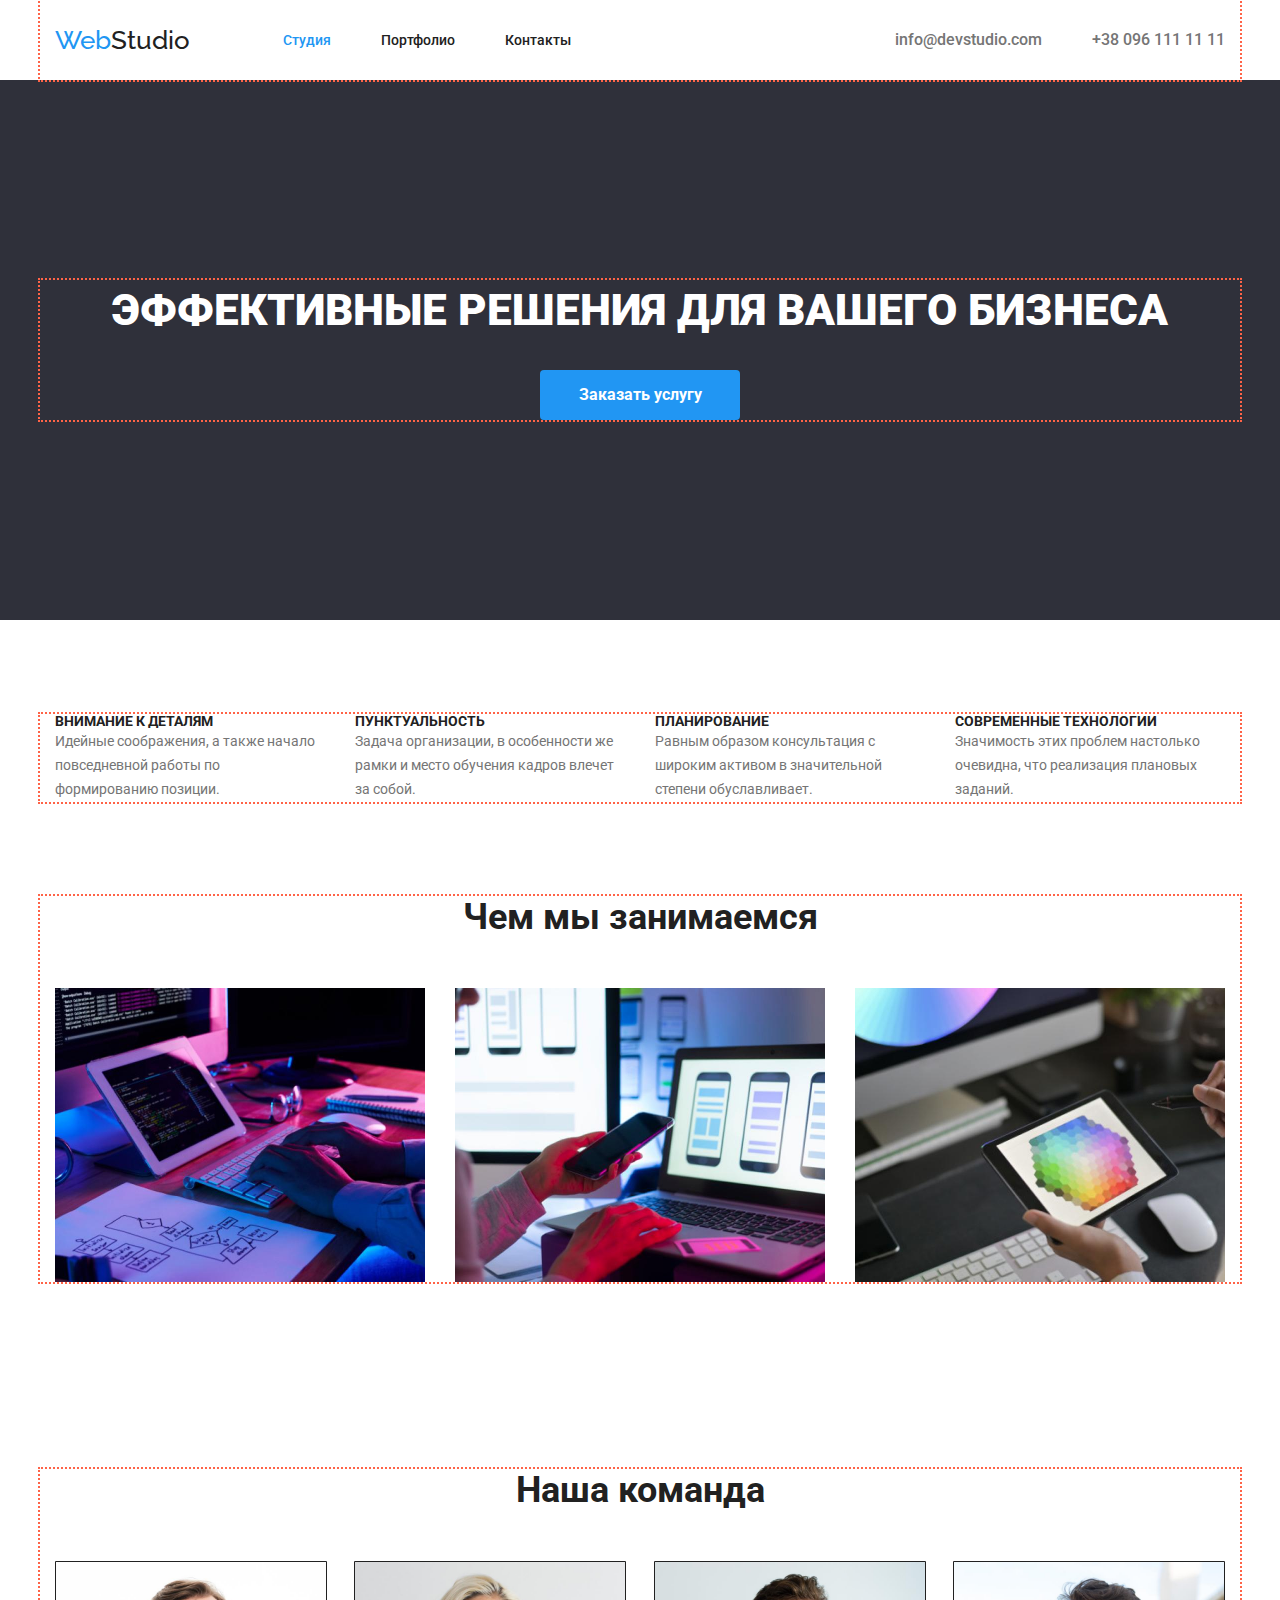
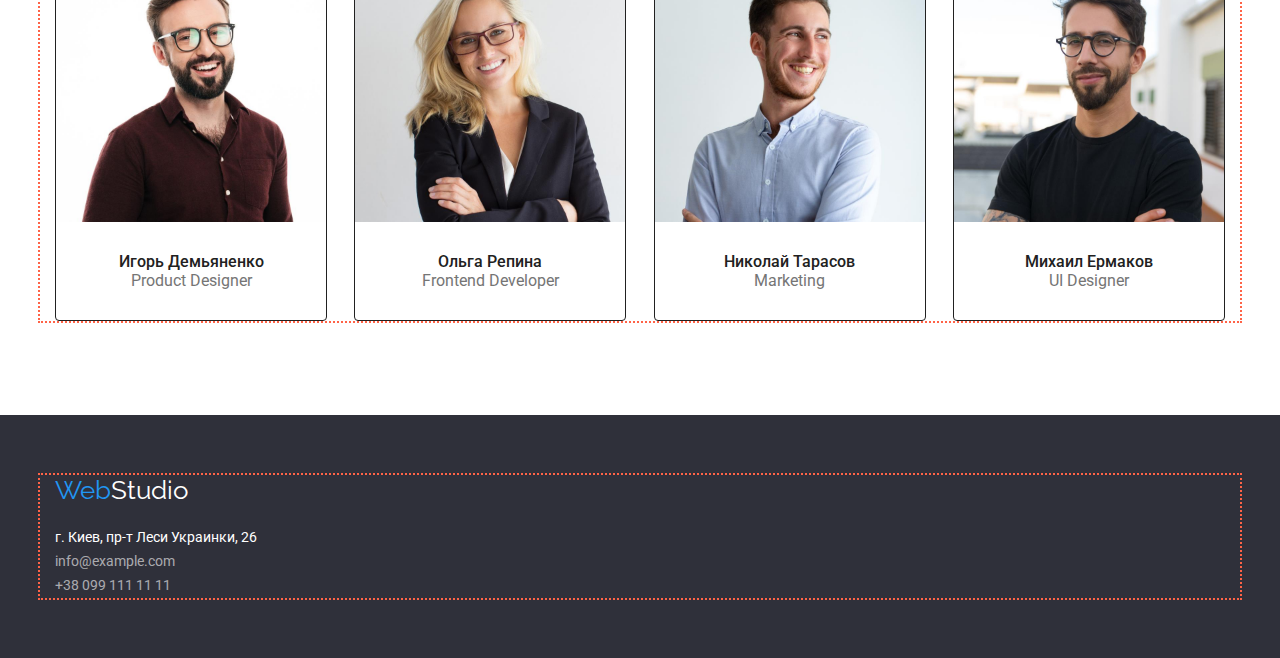
<file: index.html>
<!DOCTYPE html>
<html lang="ru">
  <head>
    <meta charset="UTF-8" />
    <meta http-equiv="X-UA-Compatible" content="IE=edge" />
    <meta name="viewport" content="width=device-width, initial-scale=1.0" />
    <link
      href="https://fonts.googleapis.com/css2?family=Raleway:wght@700&family=Roboto:wght@400;500;700;900&display=swap"
      rel="stylesheet"
    />
    <link
      rel="stylesheet"
      href="https://cdnjs.cloudflare.com/ajax/libs/modern-normalize/1.1.0/modern-normalize.min.css"
    />
    <link rel="stylesheet" href="css/styles.css" />
    <title>WebStudio</title>
  </head>
  <body>
    <header class="page-header">
      <div class="container">
        <div class="header-flexy">
          <a href="./index.html" class="logo-main">
            <span class="blue-part-logo">Web</span>Studio</a
          >
          <nav>
            <ul class="page-header-nav no-style-list">
              <li class="item">
                <a class="page-header-nav-link is-active" href="./index.html" target="_self"
                  >Студия</a
                >
              </li>
              <li class="item">
                <a class="page-header-nav-link" href="./portfolio.html" target="_self">Портфолио</a>
              </li>
              <li class="item">
                <a class="page-header-nav-link" href="#">Контакты</a>
              </li>
            </ul>
          </nav>
          <ul class="page-header-contacts no-style-list">
            <li class="item">
              <a class="page-header-contacts-mail" href="info@devstudio.com">info@devstudio.com</a>
            </li>
            <li class="item">
              <a class="page-header-contacts-tel" href="tel:+380961111111">+38 096 111 11 11</a>
            </li>
          </ul>
        </div>
      </div>
    </header>
    <main>
      <section class="slogan">
        <div class="container">
          <h1 class="slogan-text">Эффективные решения для вашего бизнеса</h1>
          <button class="slogan-order-btn" type="button">Заказать услугу</button>
        </div>
      </section>
      <section class="features-describer">
        <div class="container">
          <ul class=" features-list no-style-list">
            <li class="item">
              <h3 class="features-describer-header">Внимание к деталям</h3>
              <p class="features-describer-text">
                Идейные соображения, а также начало повседневной работы по формированию позиции.
              </p>
            </li>
            <li class="item">
              <h3 class="features-describer-header">Пунктуальность</h3>
              <p class="features-describer-text">
                Задача организации, в особенности же рамки и место обучения кадров влечет за собой.
              </p>
            </li>
            <li class="item">
              <h3 class="features-describer-header">Планирование</h3>
              <p class="features-describer-text">
                Равным образом консультация с широким активом в значительной степени обуславливает.
              </p>
            </li>
            <li class="item">
              <h3 class="features-describer-header">Современные технологии</h3>
              <p class="features-describer-text">
                Значимость этих проблем настолько очевидна, что реализация плановых заданий.
              </p>
            </li>
          </ul>
        </div>
      </section>
      <section class="our-business">
        <div class="container">
          <h2 class="sub-header">Чем мы занимаемся</h2>
          <ul class="our-business-pics no-style-list">
            <li>
              <img class="our-business-pic"
                src="images/index-img/hands-on-keyboard.jpg"
                alt="Hands on Keyboard"
                width="370"
                height="294"
              />
            </li>
            <li>
              <img class="our-business-pic"
                src="images/index-img/hands-with-phone.jpg"
                alt="Hands with Phone"
                width="370"
                height="294"
              />
            </li>
            <li>
              <img class="our-business-pic"
                src="images/index-img/hands-with-tablet.jpg"
                alt="Hands with tablet"
                width="370"
                height="294"
              />
            </li>
          </ul>
        </div>
      </section>
      <section class="our-team">
        <div class="container">
          <h2 class="sub-header">Наша команда</h2>
          <ul class="our-team-pics no-style-list">
            <li class="item">
              <img
                class="our-team-img"
                src="images/index-img/beared-guy-laughing.jpg"
                alt="Beared Guy is Laughing"
                width="270"
                height="260"
              />
              <h3 class="our-team-pic-name">Игорь Демьяненко</h3>
              <p class="our-team-pic-rank">Product Designer</p>
            </li>
            <li class="item">
              <img
                class="our-team-img"
                src="images/index-img/blonde-girl-smiling.jpg"
                alt="Blonde Girl is Smiling"
                width="270"
                height="260"
              />
              <h3 class="our-team-pic-name">Ольга Репина</h3>
              <p class="our-team-pic-rank">Frontend Developer</p>
            </li>
            <li class="item">
              <img
                class="our-team-img"
                src="images/index-img/young-guy-smiling.jpg"
                alt="Young Guy is Smiling"
                width="270"
                height="260"
              />
              <h3 class="our-team-pic-name">Николай Тарасов</h3>
              <p class="our-team-pic-rank">Marketing</p>
            </li>
            <li class="item">
              <img
                class="our-team-img"
                src="images/index-img/guy-in-tshirt-grinning.jpg"
                alt="Guy in T-Shirt is Grinning"
                width="270"
                height="260"
              />
              <h3 class="our-team-pic-name">Михаил Ермаков</h3>
              <p class="our-team-pic-rank">UI Designer</p>
            </li>
          </ul>
        </div>
      </section>
    </main>
    <footer class="basement">
      <div class="container">
        <a href="index.html" class="basement-logo logo-main">
          <span class="blue-part-logo">Web</span><span class="basement-logo">Studio</span>
        </a>
        <address class="basement-address">
          <ul class="basement-address-list no-style-list">
            <li>
              <a class="basement-phys-address" href="#">г. Киев, пр-т Леси Украинки, 26</a>
            </li>
            <li>
              <a class="basement-mail" href="info@example.com">info@example.com</a>
            </li>
            <li>
              <a class="basement-tel" href="tel:+380991111111">+38 099 111 11 11</a>
            </li>
          </ul>
        </address>
      </div>
    </footer>
  </body>
</html>
</file>
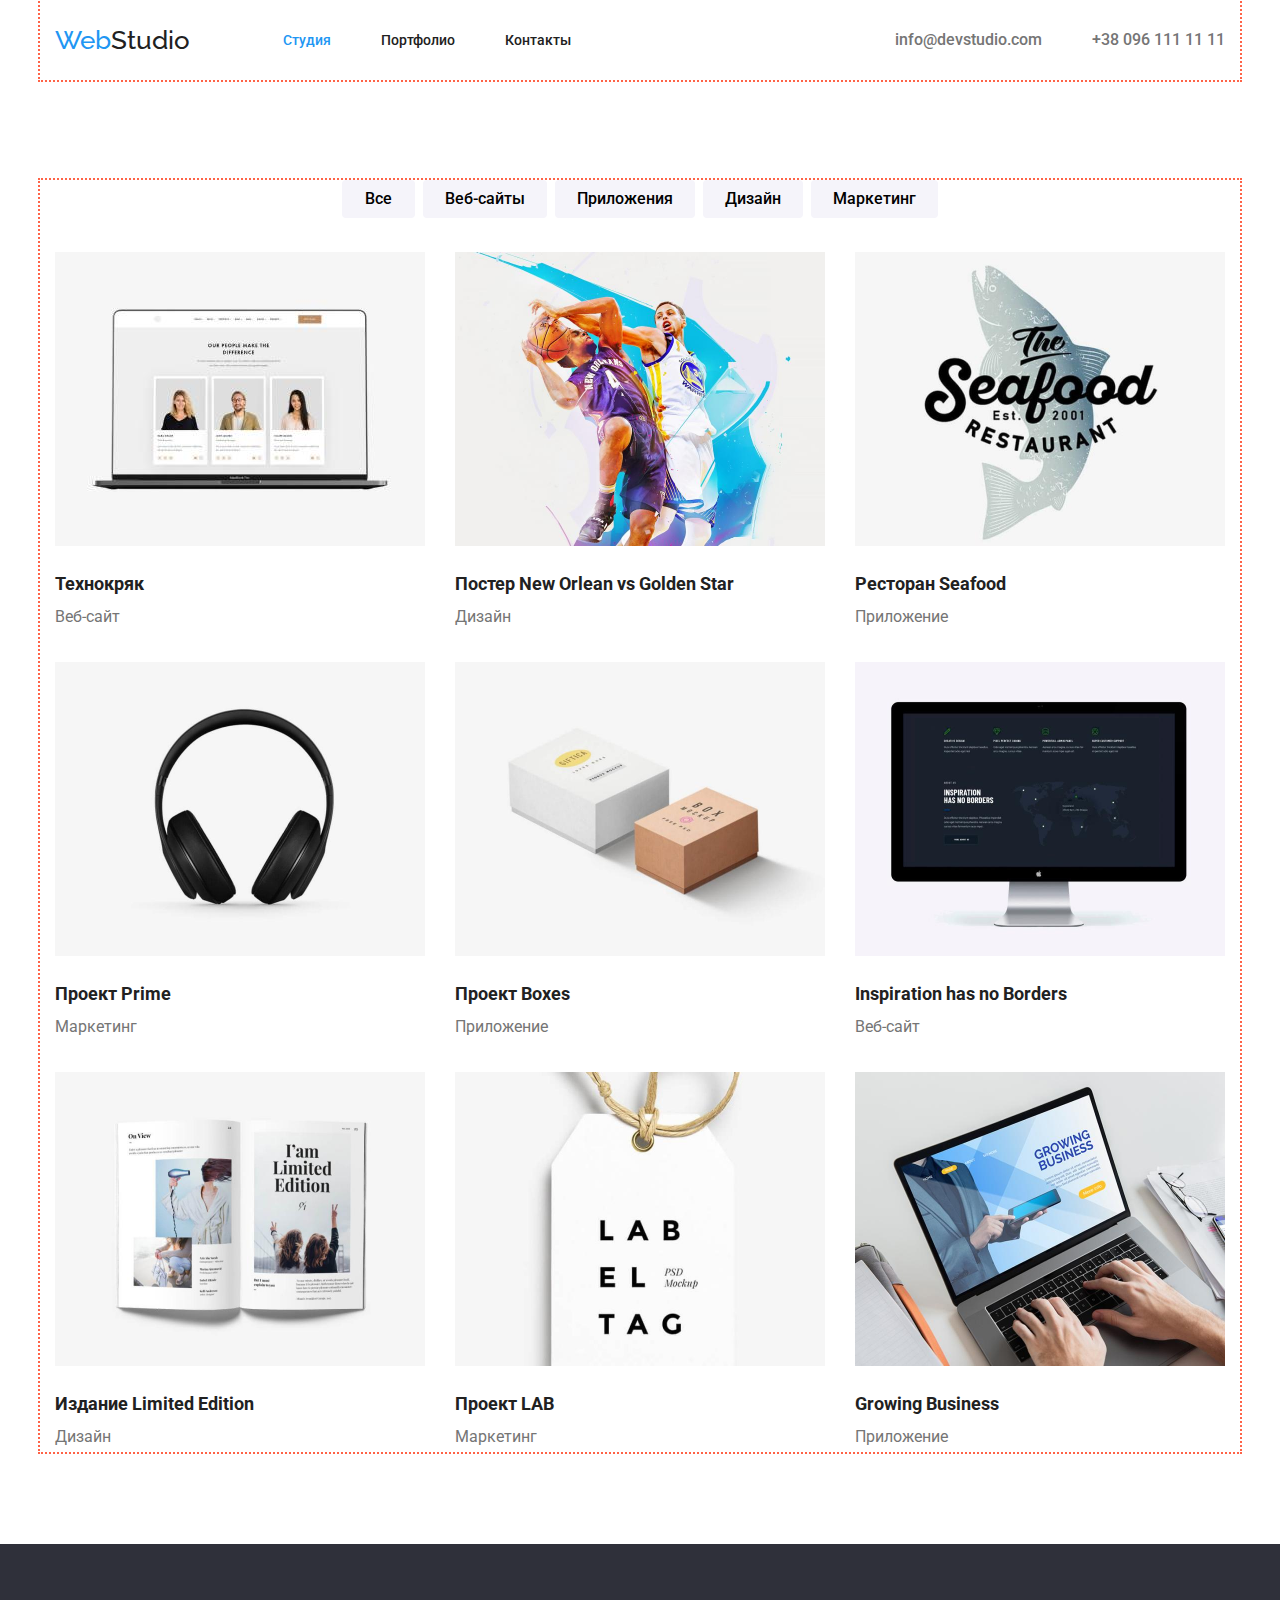
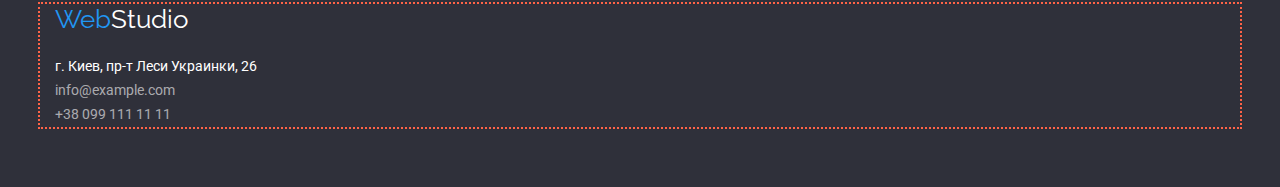
<file: portfolio.html>
<!DOCTYPE html>
<html lang="en">
  <head>
    <meta charset="UTF-8" />
    <meta http-equiv="X-UA-Compatible" content="IE=edge" />
    <meta name="viewport" content="width=device-width, initial-scale=1.0" />
    <link
      href="https://fonts.googleapis.com/css2?family=Raleway:wght@700&family=Roboto:wght@400;500;700;900&display=swap"
      rel="stylesheet"
    />
    <link rel="stylesheet" href="https://cdnjs.cloudflare.com/ajax/libs/modern-normalize/1.1.0/modern-normalize.min.css"/>
    <link rel="stylesheet" href="css/styles.css" />
    <title>Portfolio</title>
  </head>
  <body>
    <header class="page-header">
      <div class="container">
        <div class="header-flexy">
          <a href="./index.html" class="logo-main">
            <span class="blue-part-logo">Web</span>Studio</a
          >
          <nav>
            <ul class="page-header-nav no-style-list">
              <li class="item">
                <a class="page-header-nav-link is-active" href="./index.html" target="_self"
                  >Студия</a
                >
              </li>
              <li class="item">
                <a class="page-header-nav-link" href="./portfolio.html" target="_self">Портфолио</a>
              </li>
              <li class="item">
                <a class="page-header-nav-link" href="#">Контакты</a>
              </li>
            </ul>
          </nav>
          <ul class="page-header-contacts no-style-list">
            <li class="item">
              <a class="page-header-contacts-mail" href="info@devstudio.com">info@devstudio.com</a>
            </li>
            <li class="item">
              <a class="page-header-contacts-tel" href="tel:+380961111111">+38 096 111 11 11</a>
            </li>
          </ul>
        </div>
      </div>
    </header>
    <main>
      <section class="portfolio-main">
        <div class="container">
          <ul class="filter-btns no-style-list">
            <li class="item">
              <button class="filter-btn" type="button">Все</button>
            </li>
            <li class="item">
              <button class="filter-btn" type="button">Веб-сайты</button>
            </li>
            <li class="item">
              <button class="filter-btn" type="button">Приложения</button>
            </li>
            <li class="item">
              <button class="filter-btn" type="button">Дизайн</button>
            </li>
            <li class="item">
              <button class="filter-btn" type="button">Маркетинг</button>
            </li>
          </ul>
          <ul class="portfolio-cards no-style-list">
            <li class="item">
              <img
                class="portfolio-card-img"
                src="images/portfolio-img/laptop.jpg"
                alt="Laptop with people on the screen"
              />
              <h2 class="portfolio-card-header">Технокряк</h2>
              <p class="portfolio-card-subheader">Веб-сайт</p>
            </li>
            <li class="item">
              <img
                class="portfolio-card-img"
                src="images/portfolio-img/basketball.jpg"
                alt="Two basketball players"
              />
              <h2 class="portfolio-card-header">Постер New Orlean vs Golden Star</h2>
              <p class="portfolio-card-subheader">Дизайн</p>
            </li>
            <li class="item">
              <img
                class="portfolio-card-img"
                src="images/portfolio-img/seafood.jpg"
                alt="Fish with slogan"
              />
              <h2 class="portfolio-card-header">Ресторан Seafood</h2>
              <p class="portfolio-card-subheader">Приложение</p>
            </li>
            <li class="item">
              <img
                class="portfolio-card-img"
                src="images/portfolio-img/prime.jpg"
                alt="Black earphones"
              />
              <h2 class="portfolio-card-header">Проект Prime</h2>
              <p class="portfolio-card-subheader">Маркетинг</p>
            </li>
            <li class="item">
              <img
                class="portfolio-card-img"
                src="images/portfolio-img/boxes.jpg"
                alt="Two boxes"
              />
              <h2 class="portfolio-card-header">Проект Boxes</h2>
              <p class="portfolio-card-subheader">Приложение</p>
            </li>
            <li class="item">
              <img
                class="portfolio-card-img"
                src="images/portfolio-img/monitor.jpg"
                alt="PC monitor"
              />
              <h2 class="portfolio-card-header">Inspiration has no Borders</h2>
              <p class="portfolio-card-subheader">Веб-сайт</p>
            </li>
            <li class="item">
              <img
                class="portfolio-card-img"
                src="images/portfolio-img/book.jpg"
                alt="Opened book"
              />
              <h2 class="portfolio-card-header">Издание Limited Edition</h2>
              <p class="portfolio-card-subheader">Дизайн</p>
            </li>
            <li class="item">
              <img
                class="portfolio-card-img"
                src="images/portfolio-img/label.jpg"
                alt="White label"
              />
              <h2 class="portfolio-card-header">Проект LAB</h2>
              <p class="portfolio-card-subheader">Маркетинг</p>
            </li>
            <li class="item">
              <img
                class="portfolio-card-img"
                src="images/portfolio-img/business.jpg"
                alt="Hands on laptop"
              />
              <h2 class="portfolio-card-header">Growing Business</h2>
              <p class="portfolio-card-subheader">Приложение</p>
            </li>
          </ul>
        </div>
      </section>
    </main>
    <footer class="basement">
      <div class="container">
        <a href="index.html" class="basement-logo logo-main">
          <span class="blue-part-logo">Web</span><span class="basement-logo">Studio</span>
        </a>
        <address class="basement-address">
          <ul class="basement-address-list no-style-list">
            <li>
              <a class="basement-phys-address" href="#">г. Киев, пр-т Леси Украинки, 26</a>
            </li>
            <li>
              <a class="basement-mail" href="info@example.com">info@example.com</a>
            </li>
            <li>
              <a class="basement-tel" href="tel:+380991111111">+38 099 111 11 11</a>
            </li>
          </ul>
        </address>
      </div>
    </footer>
  </body>
</html>
</file>
<file: css/styles.css>
:root {
  --font-lead-color: #212121;
  --font-support-color: #757575;
  --additional-and-hover-color: #2196f3;
  --white: #ffffff;
  --main-background-color: #2f303a;
  --footer-font-color: rgba(255, 255, 255, 0.6);
  --filter-btn-color: #f5f4fa;
}
body {
  font-family: Roboto, Verdana, Tahoma, sans-serif;
  color: var(--font-lead-color);
}
.container {
  width: 1200px;
  padding: 0 15px;
  margin: 0 auto;
  outline: 2px dotted tomato;
}

h1,
h2,
h3,
p {
  margin: 0;
}

body button {
  cursor: pointer;
}
.page-header {
  font-weight: 500;
  color: var(--font-lead-color);
}

.header-flexy {
  display: flex;
  align-items: center;
}

.logo-main {
  margin-right: 93px;
  font-family: Raleway, Tahoma, sans-serif;
  font-size: 26px;
  text-decoration: none;
  color: var(--font-lead-color);
  line-height: 1.19;
}

.blue-part-logo {
  color: var(--additional-and-hover-color);
}

.no-style-list {
  list-style: none;
  margin: 0;
  padding: 0;
}

.page-header-nav {
  display: flex;
}

.page-header-nav .item:not(:last-child),
.page-header-contacts .item:not(:last-child) {
  margin-right: 50px;
}

.page-header-nav-link {
  padding-top: 32px;
  padding-bottom: 32px;
  display: block;
  font-size: 14px;
  text-decoration: none;
  color: inherit;
}

.is-active {
  color: var(--additional-and-hover-color);
}

.page-header-nav-link:hover,
.page-header-nav-link:focus {
  color: var(--additional-and-hover-color);
}

.page-header-contacts {
  display: flex;
  margin-left: auto;
}

.page-header-contacts-mail,
.page-header-contacts-tel {
  text-decoration: inherit;
  color: var(--font-support-color);
}

.page-header-contacts-mail:hover,
.page-header-contacts-mail:focus,
.page-header-contacts-tel:hover,
.page-header-contacts-tel:focus,
.basement-phys-address:hover,
.basement-phys-address:focus,
.basement-mail:hover,
.basement-mail:focus,
.basement-tel:hover,
.basement-tel:focus {
  color: var(--additional-and-hover-color);
}

.slogan {
  padding-top: 200px;
  padding-bottom: 200px;
  margin-bottom: 94px;
  background-color: var(--main-background-color);
  text-align: center;
}

.slogan-text {
  margin-bottom: 30px;
  font-weight: 900;
  font-size: 44px;
  line-height: 1.37;
  text-align: center;
  text-transform: uppercase;
  color: #ffffff;
}

.slogan-order-btn {
  height: 50px;
  min-width: 200px;
  padding: 10px 32px;
  color: var(--white);
  font-family: inherit;
  font-weight: 700;
  line-height: 1.87;
  border: none;
  border-radius: 4px;
  background-color: var(--additional-and-hover-color);
}

.features-describer {
  margin-bottom: 94px;
}

.features-list {
  display: flex;
}

.features-list > .item {
  width: 270px;
}

.features-list > .item:not(:last-child) {
  margin-right: 30px;
}

.features-describer-header {
  font-size: 14px;
  text-transform: uppercase;
  line-height: 1.14;
  font-weight: 700;
}

.features-describer-text {
  font-size: 14px;
  line-height: 1.71;
  color: var(--font-support-color);
}

.our-business {
  margin-bottom: 93px;
}

.our-business-pics {
  display: flex;
  justify-content: space-between;
}

.our-business-pic {
  display: block;
}

.sub-header {
  margin-bottom: 50px;
  font-weight: 700;
  font-size: 36px;
  line-height: 1.17;
  text-align: center;
}

.our-team {
  padding: 94px 0;
}

.our-team-img {
  display: block;
  margin-bottom: 30px;
}

.our-team-pics {
  display: flex;
  justify-content: space-between;
}

.our-team-pics > .item {
  border: 1px solid var(--font-lead-color);
  border-radius: 0 0 4px 4px;
}

.our-team-pic-name,
.our-team-pic-rank {
  font-size: 16px;
  line-height: 1.19;
  text-align: center;
}

.our-team-pic-name {
  font-weight: 500;
}

.our-team-pic-rank {
  margin-bottom: 30px;
  color: var(--font-support-color);
}

.basement {
  padding: 60px 0;
  background-color: var(--main-background-color);
}

.basement-logo.logo-main {
  display: inline-block;
  margin-bottom: 20px;
}

.basement-logo {
  color: var(--white);
}

.basement-address {
  font-size: 14px;
  font-style: normal;
  color: var(--footer-font-color);
  line-height: 1.71;
  text-decoration: none;
}

.basement-phys-address,
.basement-mail,
.basement-tel {
  color: inherit;
  text-decoration: inherit;
}

.basement-phys-address {
  color: var(--white);
}

.portfolio-main {
  margin-top: 100px;
  margin-bottom: 92px;
}

.filter-btns {
  display: flex;
  justify-content: center;
}

.filter-btn {
  min-width: 73px;
  height: 38px;
  padding: 6px 22px;
  background-color: var(--filter-btn-color);
  border: none;
  border-radius: 4px;
  font-family: inherit;
  font-size: 16px;
  font-weight: 500;
  line-height: 26px;
  text-align: center;
}

.filter-btns .item + .item {
  margin-left: 8px;
}

.filter-btn:hover,
.filter-btn:focus {
  background-color: var(--additional-and-hover-color);
  color: var(--white);
}

.portfolio-cards {
  display: flex;
  flex-wrap: wrap;
  margin-top: 34px;
}

.portfolio-cards > .item {
  width: calc((100% - 60px) / 3);
  margin-right: 30px;
  margin-bottom: 30px;
}

.portfolio-cards > .item:nth-child(3n) {
  margin-right: 0;
}

.portfolio-cards > .item:nth-last-child(-n + 3) {
  margin-bottom: 0;
}

.portfolio-card-img {
  width: 100%;
  display: block;
}

.portfolio-card-header {
  margin-top: 20px;
  font-size: 18px;
  line-height: 2;
  font-weight: 700;
}

.portfolio-card-subheader {
  font-size: 16px;
  line-height: 1.87;
  color: var(--font-support-color);
}
</file>
